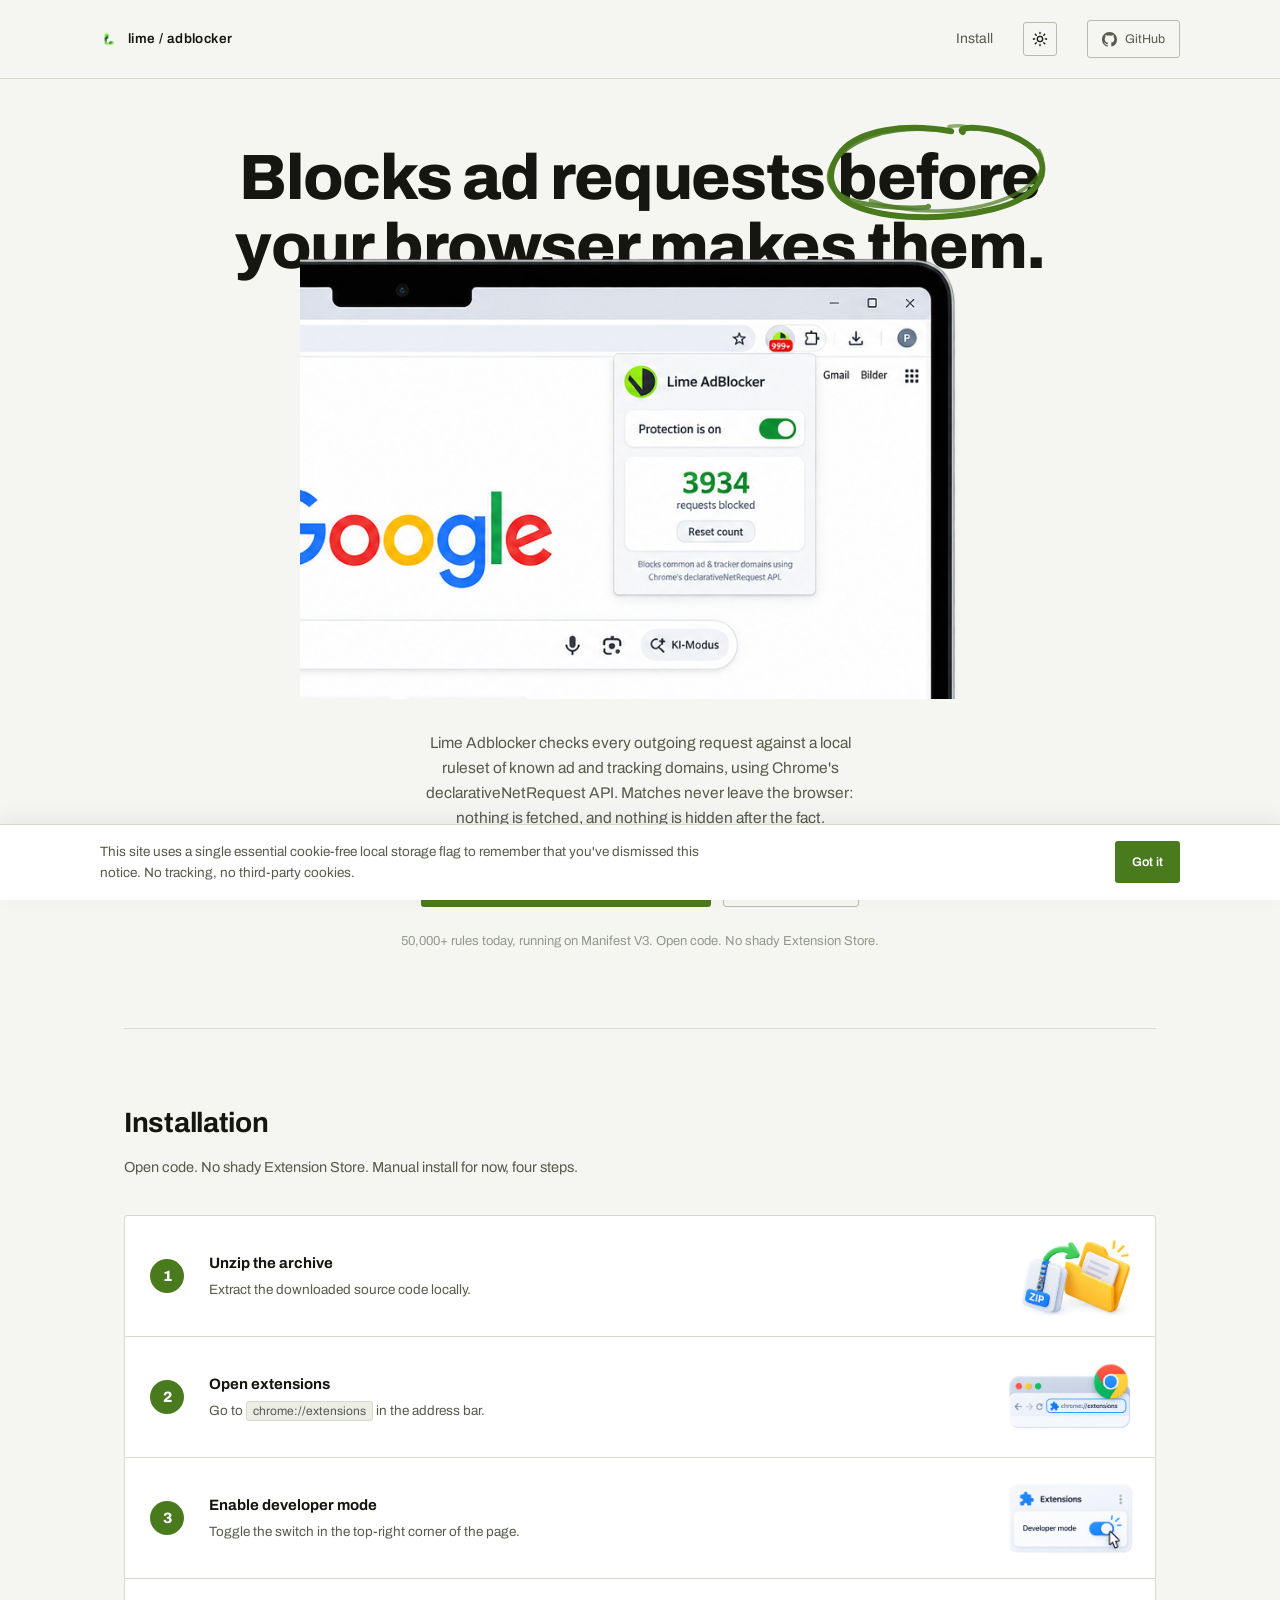
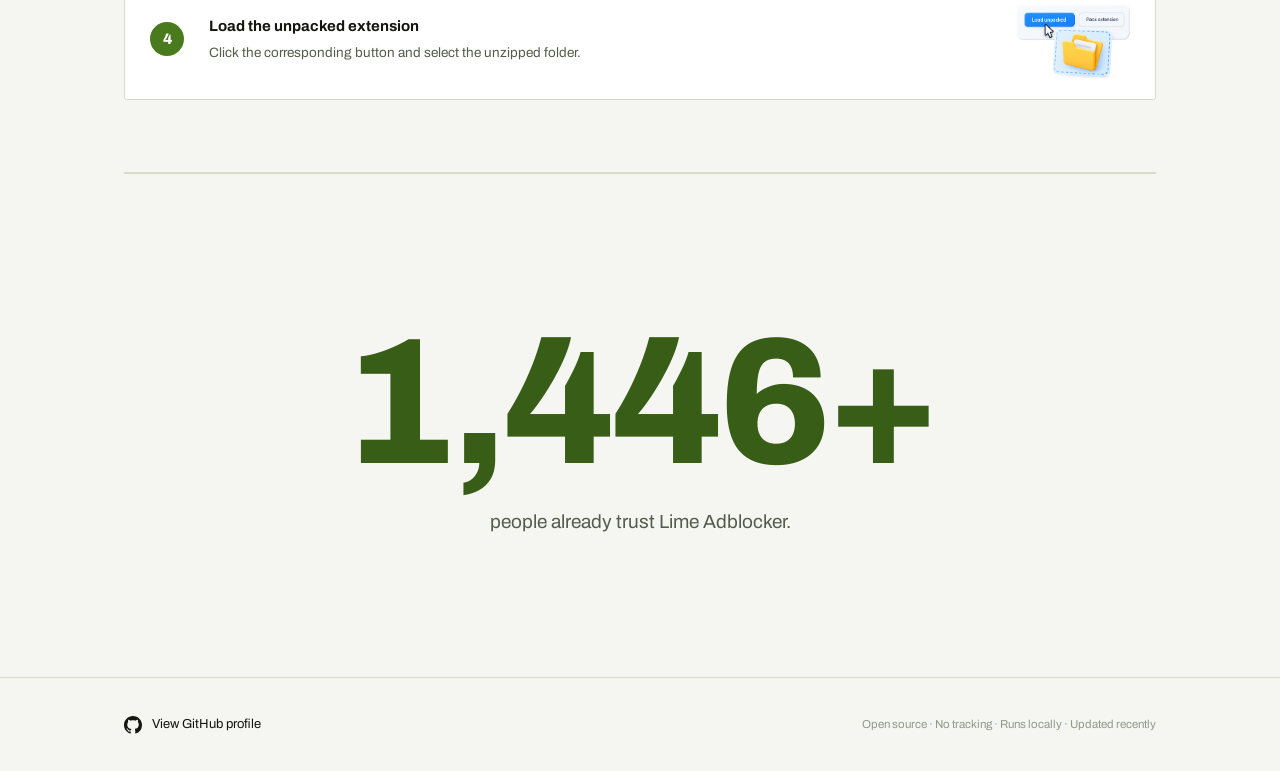
<file: index.html>
<!DOCTYPE html>
<html lang="en">
<head>
<meta charset="UTF-8" />
<script>
(function(){
try{
var saved = localStorage.getItem('lime-theme');
if(saved === 'dark' || (!saved && window.matchMedia('(prefers-color-scheme: dark)').matches)){
document.documentElement.setAttribute('data-theme','dark');
}
}catch(e){}
})();
</script>
<meta name="viewport" content="width=device-width, initial-scale=1.0" />
<title>Lime Adblocker — blocks requests before they load</title>
<link rel="icon" href="icons/favicon.ico" sizes="any">
<link rel="preconnect" href="https://fonts.googleapis.com">
<link rel="preconnect" href="https://fonts.gstatic.com" crossorigin>
<link href="https://fonts.googleapis.com/css2?family=Archivo:wght@400;500;600;700;800&display=swap" rel="stylesheet">
<style>
:root{
--bg:#f5f6f1;
--surface:#ffffff;
--surface-alt:#eceee4;
--ink:#14160f;
--ink-dim:#565b4c;
--ink-faint:#93998a;
--line:#d7dbcd;
--line-strong:#b7bda8;
--accent:#4a7a1e;
--accent-strong:#375d16;
--accent-soft:#e2ecd3;
--flag:#a8431f;
--flag-soft:#f4e3da;
--font-display:'Archivo',sans-serif;
--font-mono:'Archivo',sans-serif;
--radius:3px;
}
:root[data-theme="dark"]{
--bg:#14160f;
--surface:#1b1e15;
--surface-alt:#22261a;
--ink:#f2f3ec;
--ink-dim:#b6bda7;
--ink-faint:#7c8468;
--line:#333a26;
--line-strong:#48512f;
--accent:#7cc93e;
--accent-strong:#96e058;
--accent-soft:#243019;
--flag:#e0774a;
--flag-soft:#3a2419;
}
body{transition:background-color .25s ease,color .25s ease;}
*{box-sizing:border-box;}
html{scroll-behavior:smooth;}
body{
margin:0;
background:var(--bg);
color:var(--ink);
font-family:var(--font-display);
line-height:1.6;
}
a{color:inherit;}
.wrap{max-width:1080px;margin:0 auto;padding:0 24px;}
.mono{font-family:var(--font-mono);}
/* header */
header{
background:var(--bg);
border-bottom:1px solid var(--line);
}
header .inner{
display:flex;align-items:center;justify-content:space-between;
padding:20px 0;
}
.brand{
display:flex;align-items:center;gap:10px;
font-family:var(--font-mono);font-weight:600;
font-size:13.5px;letter-spacing:.03em;
text-decoration:none;color:var(--ink);
text-transform:lowercase;
}
.brand .mark{
width:18px;height:18px;
flex:none;
display:block;
object-fit:contain;
}
nav.links{display:flex;align-items:center;gap:30px;font-size:14px;}
nav.links a{text-decoration:none;color:var(--ink-dim);}
nav.links a:hover{color:var(--accent-strong);}
.gh-btn{
font-family:var(--font-mono);font-size:12.5px;
border:1px solid var(--line-strong);border-radius:var(--radius);
padding:8px 14px;display:flex;align-items:center;gap:8px;
text-decoration:none;color:var(--ink);
}
.gh-btn:hover{border-color:var(--accent);color:var(--accent-strong);}
.gh-btn svg{width:15px;height:15px;}
.theme-toggle{
display:flex;align-items:center;justify-content:center;
width:34px;height:34px;flex:none;
border:1px solid var(--line-strong);border-radius:var(--radius);
background:transparent;color:var(--ink);cursor:pointer;padding:0;
}
.theme-toggle:hover{border-color:var(--accent);color:var(--accent-strong);}
.theme-toggle svg{width:16px;height:16px;}
.theme-toggle .icon-moon{display:none;}
[data-theme="dark"] .theme-toggle .icon-sun{display:none;}
[data-theme="dark"] .theme-toggle .icon-moon{display:block;}
/* hero */
.hero{padding:64px 0 76px;}
.hero-inner{display:flex;flex-direction:column;align-items:center;text-align:center;}
.hero h1{
font-size:clamp(38px,6vw,64px);
font-weight:800;
line-height:1.08;
letter-spacing:-.02em;
margin:0 auto;
max-width:820px;
}
.hero p.lead{color:var(--ink-dim);font-size:15.5px;max-width:460px;margin:0 auto 28px;}
.circled{position:relative;display:inline-block;white-space:nowrap;padding:0 .02em;}
.circled .circle-mark{
position:absolute;
left:-6%;right:-6%;top:-30%;bottom:-26%;
width:112%;height:156%;
overflow:visible;
pointer-events:none;
transform:rotate(-1.5deg);
}
.circled .circle-mark path{
fill:none;
stroke:var(--accent);
stroke-linecap:round;
stroke-linejoin:round;
}
.circled .circle-mark .stroke-1{stroke-width:5;}
.circled .circle-mark .stroke-2{stroke-width:4;opacity:.85;}
.circled .circle-mark .stroke-3{stroke-width:3;opacity:.7;}
.circled .circle-mark .scratch{stroke-width:3;opacity:.6;}
.cta-row{display:flex;gap:12px;flex-wrap:wrap;justify-content:center;}
.btn{
font-family:var(--font-mono);
font-size:13px;
font-weight:600;
padding:13px 20px;
border-radius:var(--radius);
text-decoration:none;
display:inline-block;
border:1px solid transparent;
position:relative;
overflow:hidden;
}
.btn.btn-swap{padding:0 20px;}
.btn-swap .btn-label{
display:block;
padding:13px 0;
transition:transform .38s cubic-bezier(.76,0,.24,1);
}
.btn::after{
content:attr(data-text);
position:absolute;
inset:0;
display:flex;
align-items:center;
justify-content:center;
font-family:var(--font-mono);
font-size:13px;
font-weight:600;
white-space:nowrap;
transform:translateY(110%);
transition:transform .38s cubic-bezier(.76,0,.24,1);
pointer-events:none;
}
.btn-swap{white-space:nowrap;min-width:290px;text-align:center;}
.btn:hover .btn-label{transform:translateY(-110%);}
.btn:hover::after{transform:translateY(0);}
.btn-primary{background:var(--accent);color:#fff;}
.btn-primary:hover{background:var(--accent-strong);}
.btn-outline{border-color:var(--line-strong);color:var(--ink);}
.btn-outline:hover{border-color:var(--accent);color:var(--accent-strong);}
.meta-line{
margin:24px 0 0;font-size:13px;color:var(--ink-faint);
}
/* hero mockup — large centered shot, overlapping the headline's bottom edge */
.hero-mockup{
display:flex;justify-content:center;align-items:center;
width:100%;
margin:clamp(-36px,-3vw,-18px) 0 32px;
position:relative;
z-index:1;
}
.hero-mockup img{
width:100%;
max-width:680px;
height:auto;
object-fit:contain;
display:block;
}
.hero-copy{width:100%;display:flex;flex-direction:column;align-items:center;}
/* sections */
section{padding:72px 0;border-top:1px solid var(--line);}
.section-head{max-width:560px;margin-bottom:36px;}
.section-head h2{
font-size:clamp(22px,3vw,28px);font-weight:700;
margin:0 0 10px;letter-spacing:-.01em;
}
.section-head p{color:var(--ink-dim);font-size:14.5px;margin:0;}
/* trust section — big count-up number */
#trust{padding:0;}
.trust-panel{
min-height:56vh;
display:flex;flex-direction:column;align-items:center;justify-content:center;
text-align:center;
border-top:1px solid var(--line);
padding:80px 24px;
}
.trust-number{
font-size:clamp(72px,16vw,180px);
font-weight:800;
letter-spacing:-.03em;
line-height:1;
margin:0;
color:var(--accent-strong);
font-variant-numeric:tabular-nums;
}
.trust-label{
margin:14px 0 0;
font-size:clamp(15px,1.8vw,19px);
color:var(--ink-dim);
}
/* how it works — single connected flow, not a card grid */
.flow-panel{
display:flex;align-items:stretch;
border:1px solid var(--line);border-radius:var(--radius);
background:var(--surface);overflow:hidden;
}
.flow-stage{padding:24px 22px;flex:1;}
.flow-stage.stage-b{background:var(--surface-alt);}
.flow-stage p.stage-label{
margin:0 0 8px;font-weight:600;font-size:15px;
}
.flow-stage p.stage-detail{margin:0;color:var(--ink-dim);font-size:13.5px;}
.flow-arrow{
display:flex;align-items:center;justify-content:center;
padding:0 14px;color:var(--ink-faint);font-family:var(--font-mono);font-size:14px;
border-left:1px solid var(--line);border-right:1px solid var(--line);
background:var(--surface);
}
@media(max-width:780px){
.flow-panel{flex-direction:column;}
.flow-arrow{border-left:none;border-top:1px solid var(--line);border-bottom:1px solid var(--line);padding:8px;}
}
/* install */
.install-panel{
border:1px solid var(--line);border-radius:var(--radius);background:var(--surface);
}
ol.install-list{list-style:none;margin:0;padding:0;counter-reset:step;}
ol.install-list li{
counter-increment:step;
display:grid;grid-template-columns:44px 1fr 130px;gap:20px;
align-items:center;
padding:20px 20px;border-bottom:1px solid var(--line);
}
ol.install-list li:last-child{border-bottom:none;}
ol.install-list li::before{
content:counter(step);
display:flex;
align-items:center;
justify-content:center;
width:34px;height:34px;
border-radius:50%;
background:var(--accent);
color:#fff;
font-family:var(--font-mono);font-weight:800;font-size:15px;
justify-self:center;
}
.install-panel h5{margin:0 0 4px;font-size:15px;font-weight:700;}
.install-panel p{margin:0;color:var(--ink-dim);font-size:13.5px;}
.install-panel code{
background:var(--surface-alt);border:1px solid var(--line);
padding:2px 6px;font-family:var(--font-mono);font-size:12px;border-radius:var(--radius);
}
.step-icon{
width:130px;height:80px;
display:flex;align-items:center;justify-content:flex-end;
}
.step-icon img{
max-width:100%;max-height:100%;
object-fit:contain;
display:block;
}
@media(max-width:640px){
ol.install-list li{grid-template-columns:32px 1fr;}
.step-icon{display:none;}
}
footer{border-top:1px solid var(--line);padding:36px 0;}
footer .inner{display:flex;justify-content:space-between;align-items:center;flex-wrap:wrap;gap:16px;}
.gh-link{display:flex;align-items:center;gap:10px;text-decoration:none;color:var(--ink);font-family:var(--font-mono);font-size:13px;}
.gh-link svg{width:18px;height:18px;}
.gh-link:hover{color:var(--accent-strong);}
footer .meta{color:var(--ink-faint);font-family:var(--font-mono);font-size:11.5px;}
@media (max-width:640px){
.hero-mockup{margin-top:-16px;}
}
@media (max-width:640px){
nav.links a:not(.gh-btn){display:none;}
.row{grid-template-columns:1fr 60px;}
.panel-head-row{grid-template-columns:1fr 60px;}
.row .domain{display:none;}
.panel-head-row span:nth-child(2){display:none;}
}
/* cookie banner */
#cookie-banner{
position:fixed;left:0;right:0;bottom:0;z-index:50;
background:var(--surface);border-top:1px solid var(--line);
box-shadow:0 -6px 20px rgba(0,0,0,.06);
}
#cookie-banner .inner{
display:flex;align-items:center;justify-content:space-between;
gap:20px;flex-wrap:wrap;padding:16px 0;
}
#cookie-banner p{
margin:0;font-size:13.5px;color:var(--ink-dim);max-width:640px;
}
#cookie-banner .cookie-actions{display:flex;gap:10px;flex:none;}
#cookie-banner .btn{padding:10px 16px;font-size:12.5px;}
#cookie-banner[hidden]{display:none;}
</style>
</head>
<body>
<header>
<div class="wrap inner">
<a class="brand" href="#top">
<img class="mark" src="icons/icon16.png" alt="" width="18" height="18">
lime / adblocker
</a>
<nav class="links">
<a href="#install">Install</a>
<button id="theme-toggle" class="theme-toggle" type="button" aria-label="Toggle dark mode" title="Toggle dark mode">
<svg class="icon-sun" viewBox="0 0 24 24" fill="none" stroke="currentColor" stroke-width="2" stroke-linecap="round" stroke-linejoin="round"><circle cx="12" cy="12" r="4"></circle><path d="M12 2v2M12 20v2M4.93 4.93l1.41 1.41M17.66 17.66l1.41 1.41M2 12h2M20 12h2M6.34 17.66l-1.41 1.41M19.07 4.93l-1.41 1.41"/></svg>
<svg class="icon-moon" viewBox="0 0 24 24" fill="currentColor"><path d="M21 12.79A9 9 0 1111.21 3 7 7 0 0021 12.79z"/></svg>
</button>
<a class="gh-btn" href="https://github.com/nmmhw4cbc7-commits" target="_blank" rel="noopener">
<svg viewBox="0 0 16 16" fill="currentColor"><path d="M8 0C3.58 0 0 3.58 0 8c0 3.54 2.29 6.53 5.47 7.59.4.07.55-.17.55-.38 0-.19-.01-.82-.01-1.49-2.01.37-2.53-.49-2.69-.94-.09-.23-.48-.94-.82-1.13-.28-.15-.68-.52-.01-.53.63-.01 1.08.58 1.23.82.72 1.21 1.87.87 2.33.66.07-.52.28-.87.51-1.07-1.78-.2-3.64-.89-3.64-3.95 0-.87.31-1.59.82-2.15-.08-.2-.36-1.02.08-2.12 0 0 .67-.21 2.2.82.64-.18 1.32-.27 2-.27.68 0 1.36.09 2 .27 1.53-1.04 2.2-.82 2.2-.82.44 1.1.16 1.92.08 2.12.51.56.82 1.27.82 2.15 0 3.07-1.87 3.75-3.65 3.95.29.25.54.73.54 1.48 0 1.07-.01 1.93-.01 2.2 0 .21.15.46.55.38A8.013 8.013 0 0016 8c0-4.42-3.58-8-8-8z"/></svg>
GitHub
</a>
</nav>
</div>
</header>
<main id="top">
<div class="wrap">
<section class="hero" style="border-top:none;">
<div class="hero-inner">
<h1>Blocks ad requests <span class="circled">before<svg class="circle-mark" viewBox="0 0 200 90" preserveAspectRatio="none" aria-hidden="true"><path class="stroke-1" d="M112,8 C72,0 32,5 16,22 C0,40 4,58 26,68 C54,80 102,83 146,74 C176,68 194,54 190,36 C187,22 164,9 136,6 C126,5 118,6 122,9"/><path class="stroke-2" d="M96,6 C58,2 24,12 10,30 C-2,46 6,60 32,66 C60,72 96,72 90,70"/><path class="stroke-3" d="M40,64 C76,78 130,78 166,62 C186,53 196,40 188,26"/><path class="scratch" d="M110,4 C118,3 126,4 132,7"/></svg></span> your browser makes them.</h1>
<div class="hero-mockup">
<img src="limeblocker-mainpage.png" alt="Lime Adblocker running in Chrome" />
</div>
<div class="hero-copy">
<p class="lead">Lime Adblocker checks every outgoing request against a local ruleset of known ad and tracking domains, using Chrome's declarativeNetRequest API. Matches never leave the browser: nothing is fetched, and nothing is hidden after the fact.</p>
<div class="cta-row">
<a class="btn btn-primary btn-swap" href="https://github.com/nmmhw4cbc7-commits/adblocker/archive/refs/heads/main.zip" data-text="Download the best Adblocker in the World"><span class="btn-label">Download Adblocker (.zip)</span></a>
<a class="btn btn-outline" href="https://github.com/nmmhw4cbc7-commits/adblocker" target="_blank" rel="noopener">View repository</a>
</div>
<p class="meta-line">50,000+ rules today, running on Manifest V3. Open code. No shady Extension Store.</p>
</div>
</div>
</section>
<section id="install">
<div class="section-head">
<h2>Installation</h2>
<p>Open code. No shady Extension Store. Manual install for now, four steps.</p>
</div>
<div class="install-panel">
<ol class="install-list">
<li>
<div><h5>Unzip the archive</h5><p>Extract the downloaded source code locally.</p></div>
<div class="step-icon">
<img src="step-unzip.png" alt="Unzip the archive" />
</div>
</li>
<li>
<div><h5>Open extensions</h5><p>Go to <code>chrome://extensions</code> in the address bar.</p></div>
<div class="step-icon">
<img src="step-extensions.png" alt="Open chrome://extensions" />
</div>
</li>
<li>
<div><h5>Enable developer mode</h5><p>Toggle the switch in the top-right corner of the page.</p></div>
<div class="step-icon">
<img src="step-devmode.png" alt="Enable developer mode" />
</div>
</li>
<li>
<div><h5>Load the unpacked extension</h5><p>Click the corresponding button and select the unzipped folder.</p></div>
<div class="step-icon">
<img src="step-loadunpacked.png" alt="Load unpacked extension" />
</div>
</li>
</ol>
</div>
</section>
<section id="trust">
<div class="trust-panel">
<p class="trust-number" data-target="2000">0</p>
<p class="trust-label">people already trust Lime Adblocker.</p>
</div>
</section>
</div>
</main>
<footer>
<div class="wrap inner">
<a class="gh-link" href="https://github.com/nmmhw4cbc7-commits" target="_blank" rel="noopener">
<svg viewBox="0 0 16 16" fill="currentColor"><path d="M8 0C3.58 0 0 3.58 0 8c0 3.54 2.29 6.53 5.47 7.59.4.07.55-.17.55-.38 0-.19-.01-.82-.01-1.49-2.01.37-2.53-.49-2.69-.94-.09-.23-.48-.94-.82-1.13-.28-.15-.68-.52-.01-.53.63-.01 1.08.58 1.23.82.72 1.21 1.87.87 2.33.66.07-.52.28-.87.51-1.07-1.78-.2-3.64-.89-3.64-3.95 0-.87.31-1.59.82-2.15-.08-.2-.36-1.02.08-2.12 0 0 .67-.21 2.2.82.64-.18 1.32-.27 2-.27.68 0 1.36.09 2 .27 1.53-1.04 2.2-.82 2.2-.82.44 1.1.16 1.92.08 2.12.51.56.82 1.27.82 2.15 0 3.07-1.87 3.75-3.65 3.95.29.25.54.73.54 1.48 0 1.07-.01 1.93-.01 2.2 0 .21.15.46.55.38A8.013 8.013 0 0016 8c0-4.42-3.58-8-8-8z"/></svg>
View GitHub profile
</a>
<div class="meta">Open source · No tracking · Runs locally · Updated <span id="last-updated">…</span></div>
</div>
</footer>
<div id="cookie-banner" hidden>
<div class="wrap inner">
<p>This site uses a single essential cookie-free local storage flag to remember that you've dismissed this notice. No tracking, no third-party cookies.</p>
<div class="cookie-actions">
<a class="btn btn-primary" href="javascript:void(0)" id="cookie-accept">Got it</a>
</div>
</div>
</div>
<script>
(function(){
var root = document.documentElement;
var btn = document.getElementById('theme-toggle');
var mq = window.matchMedia('(prefers-color-scheme: dark)');

function applySystemTheme(e){
try{
if(localStorage.getItem('lime-theme')) return; // Nutzer hat manuell übersteuert
}catch(err){}
if(e.matches){
root.setAttribute('data-theme','dark');
}else{
root.removeAttribute('data-theme');
}
}

if(mq.addEventListener){
mq.addEventListener('change', applySystemTheme);
}else if(mq.addListener){
mq.addListener(applySystemTheme);
}

if(!btn) return;
btn.addEventListener('click', function(){
var isDark = root.getAttribute('data-theme') === 'dark';
var next = isDark ? 'light' : 'dark';
if(next === 'dark'){
root.setAttribute('data-theme','dark');
}else{
root.removeAttribute('data-theme');
}
try{ localStorage.setItem('lime-theme', next); }catch(e){}
});
})();
</script>
<script>
(function(){
var el = document.querySelector('.trust-number');
if(!el) return;
var target = parseInt(el.dataset.target, 10) || 0;
var reduceMotion = window.matchMedia('(prefers-reduced-motion: reduce)').matches;
function render(n){
el.textContent = n.toLocaleString('en-US') + '+';
}
if(reduceMotion){
render(target);
return;
}
function countUp(){
var duration = 1100;
var start = null;
function step(ts){
if(start === null) start = ts;
var progress = Math.min((ts - start) / duration, 1);
var eased = 1 - Math.pow(1 - progress, 3);
render(Math.floor(eased * target));
if(progress < 1) requestAnimationFrame(step);
else render(target);
}
requestAnimationFrame(step);
}
var observer = new IntersectionObserver(function(entries){
entries.forEach(function(entry){
if(entry.isIntersecting){
countUp();
observer.disconnect();
}
});
}, { threshold: 0.5 });
observer.observe(el);
})();
(function(){
var KEY = 'lime-cookie-notice-dismissed';
var banner = document.getElementById('cookie-banner');
if(!banner) return;
try{
if(!localStorage.getItem(KEY)){
banner.hidden = false;
}
}catch(e){
banner.hidden = false;
}
var btn = document.getElementById('cookie-accept');
if(btn){
btn.addEventListener('click', function(){
banner.hidden = true;
try{ localStorage.setItem(KEY, '1'); }catch(e){}
});
}
})();
</script>
<script>
(function(){
var el = document.getElementById('last-updated');
if(!el) return;
fetch('https://api.github.com/repos/nmmhw4cbc7-commits/adblocker/commits?per_page=1')
.then(function(res){
if(!res.ok) throw new Error('GitHub API error');
return res.json();
})
.then(function(data){
if(!Array.isArray(data) || !data[0]) throw new Error('No commits');
var date = new Date(data[0].commit.author.date);
el.textContent = date.toLocaleDateString('en-US', { year:'numeric', month:'short', day:'numeric' });
})
.catch(function(){
el.textContent = 'recently';
});
})();
</script>
</body>
</html>
</file>
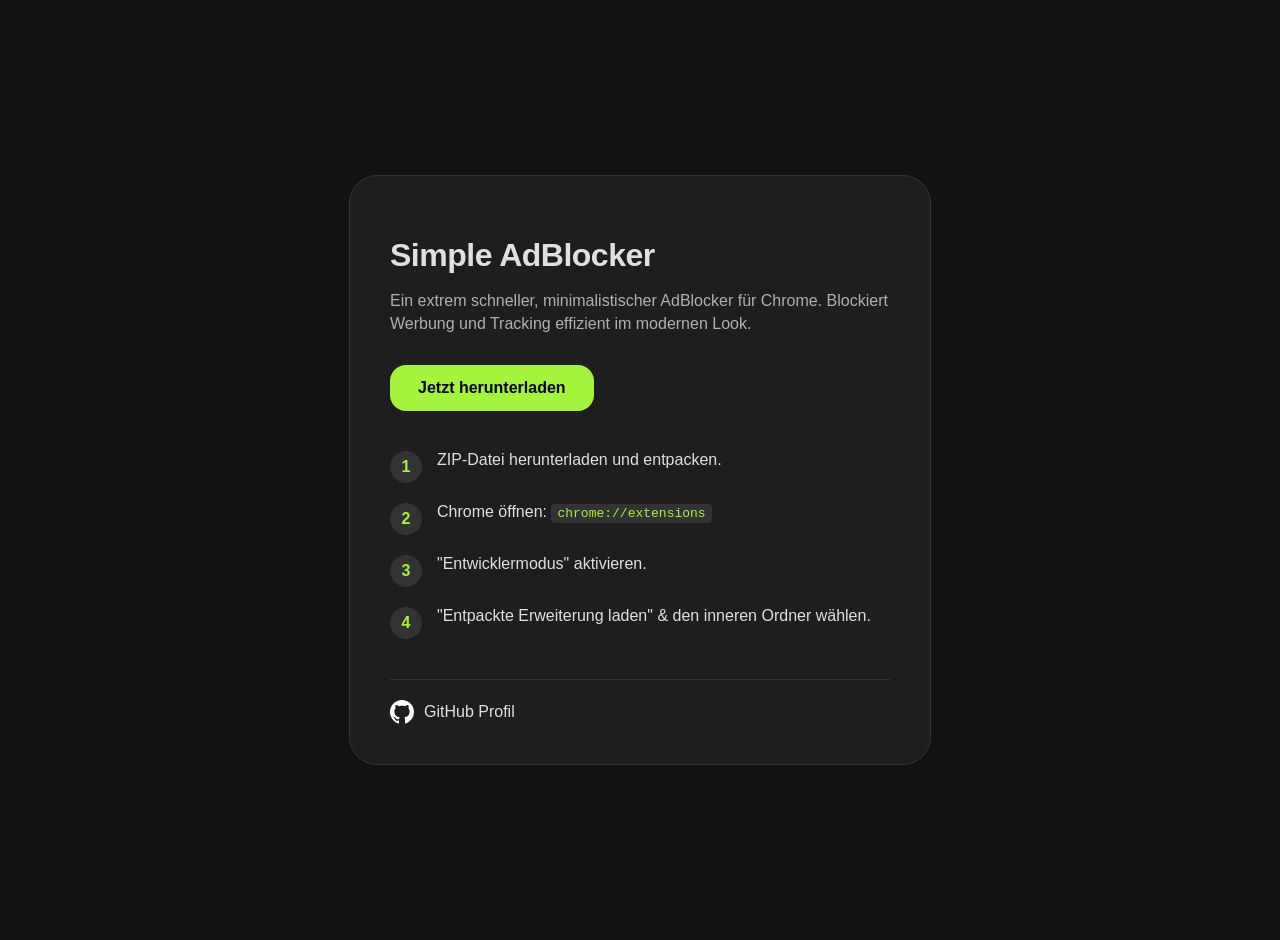
<file: adblocker (1).html>
<!DOCTYPE html>
<html lang="de">
<head>
    <meta charset="UTF-8">
    <meta name="viewport" content="width=device-width, initial-scale=1.0">
    <title>Simple AdBlocker</title>
    <!-- Use a lime icon as a favicon -->
    <link rel="icon" href="data:image/svg+xml,%3Csvg xmlns='http://www.w3.org/2000/svg' viewBox='0 0 24 24'%3E%3Cpath fill='%23a4f33d' d='M12 2C6.48 2 2 6.48 2 12s4.48 10 10 10 10-4.48 10-10S17.52 2 12 2zm1 17.93c-3.95-.49-7-3.85-7-7.93 0-.62.08-1.21.21-1.79L12 18V6c3.31 0 6 2.69 6 6 0 3.31-2.69 6-6 6z'/%3E%3C/svg%3E">
    <style>
        :root {
            --bg-dark: #121212;
            --card-bg: #1e1e1e;
            --text-main: #e0e0e0;
            --accent: #a4f33d;
            --font-family: -apple-system, BlinkMacSystemFont, "Segoe UI", Roboto, sans-serif;
        }
        body {
            background-color: var(--bg-dark);
            color: var(--text-main);
            font-family: var(--font-family);
            display: flex;
            justify-content: center;
            align-items: center;
            min-height: 100vh;
            margin: 0;
            padding: 20px;
        }
        .container {
            background-color: var(--card-bg);
            padding: 40px;
            border-radius: 28px;
            max-width: 500px;
            width: 100%;
            text-align: left;
            border: 1px solid #333;
        }
        h1 { font-size: 32px; font-weight: 700; margin-bottom: 16px; letter-spacing: -0.5px; }
        p { font-size: 16px; color: #b0b0b0; margin-bottom: 30px; line-height: 1.4; }
        .btn {
            background-color: var(--accent);
            color: #000;
            padding: 14px 28px;
            border-radius: 16px;
            text-decoration: none;
            font-weight: 700;
            display: inline-block;
            transition: transform 0.2s;
        }
        .btn:hover { transform: scale(1.02); }
        .steps { margin-top: 40px; }
        .step { display: flex; align-items: flex-start; margin-bottom: 20px; }
        .step-num {
            background: #333;
            color: var(--accent);
            width: 32px;
            height: 32px;
            border-radius: 50%;
            display: flex;
            justify-content: center;
            align-items: center;
            font-weight: 700;
            margin-right: 15px;
            flex-shrink: 0;
        }
        code { background: #333; padding: 2px 6px; border-radius: 4px; color: var(--accent); }
        .footer { margin-top: 40px; border-top: 1px solid #333; padding-top: 20px; }
        .github-icon {
            display: inline-block;
            width: 24px;
            height: 24px;
            vertical-align: middle;
        }
    </style>
</head>
<body>
    <div class="container">
        <h1>Simple AdBlocker</h1>
        <p>Ein extrem schneller, minimalistischer AdBlocker für Chrome. Blockiert Werbung und Tracking effizient im modernen Look.</p>
        <a href="./archive/refs/heads/main.zip" class="btn">Jetzt herunterladen</a>
        <div class="steps">
            <div class="step"><div class="step-num">1</div><div>ZIP-Datei herunterladen und entpacken.</div></div>
            <div class="step"><div class="step-num">2</div><div>Chrome öffnen: <code>chrome://extensions</code></div></div>
            <div class="step"><div class="step-num">3</div><div>"Entwicklermodus" aktivieren.</div></div>
            <div class="step"><div class="step-num">4</div><div>"Entpackte Erweiterung laden" & den inneren Ordner wählen.</div></div>
        </div>
        <div class="footer">
            <a href="https://github.com/nmmhw4cbc7-commits" style="color: #e0e0e0; text-decoration: none; display: flex; align-items: center; gap: 10px;">
                <svg class="github-icon" viewBox="0 0 16 16" fill="white">
                    <path d="M8 0C3.58 0 0 3.58 0 8c0 3.54 2.29 6.53 5.47 7.59.4.07.55-.17.55-.38 0-.19-.01-.82-.01-1.49-2.01.37-2.53-.49-2.69-.94-.09-.23-.48-.94-.82-1.13-.28-.15-.68-.52-.01-.53.63-.01 1.08.58 1.23.82.72 1.21 1.87.87 2.33.66.07-.52.28-.87.51-1.07-1.78-.2-3.64-.89-3.64-3.95 0-.87.31-1.59.82-2.15-.08-.2-.36-1.02.08-2.12 0 0 .67-.21 2.2.82.64-.18 1.32-.27 2-.27.68 0 1.36.09 2 .27 1.53-1.04 2.2-.82 2.2-.82.44 1.1.16 1.92.08 2.12.51.56.82 1.27.82 2.15 0 3.07-1.87 3.75-3.65 3.95.29.25.54.73.54 1.48 0 1.07-.01 1.93-.01 2.2 0 .21.15.46.55.38A8.013 8.013 0 0016 8c0-4.42-3.58-8-8-8z"/>
                </svg>
                GitHub Profil
            </a>
        </div>
    </div>
</body>
</html>
</file>
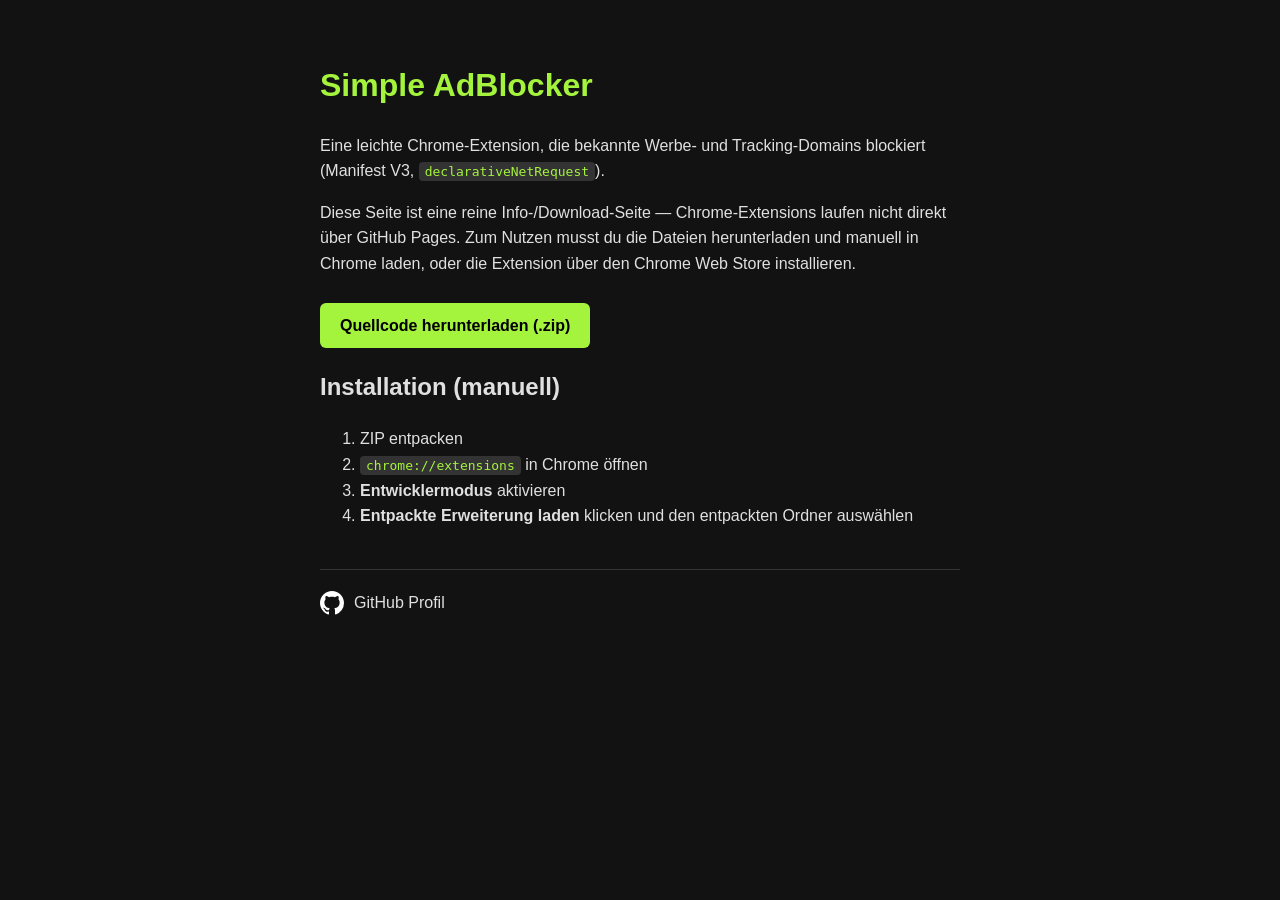
<file: adblocker_corrected.html>
<!DOCTYPE html>
<html lang="de">
<head>
    <meta charset="UTF-8" />
    <meta name="viewport" content="width=device-width, initial-scale=1.0" />
    <title>Simple AdBlocker</title>
    <!-- Favicon -->
    <link rel="icon" href="data:image/svg+xml,%3Csvg xmlns='http://www.w3.org/2000/svg' viewBox='0 0 24 24'%3E%3Cpath fill='%23a4f33d' d='M12 2C6.48 2 2 6.48 2 12s4.48 10 10 10 10-4.48 10-10S17.52 2 12 2zm1 17.93c-3.95-.49-7-3.85-7-7.93 0-.62.08-1.21.21-1.79L12 18V6c3.31 0 6 2.69 6 6 0 3.31-2.69 6-6 6z'/%3E%3C/svg%3E">
    <style>
        :root {
            --bg-dark: #121212;
            --text-main: #e0e0e0;
            --accent: #a4f33d;
        }
        body { 
            font-family: -apple-system, BlinkMacSystemFont, "Segoe UI", Roboto, sans-serif; 
            max-width: 640px; 
            margin: 60px auto; 
            padding: 0 20px; 
            background-color: var(--bg-dark);
            color: var(--text-main);
            line-height: 1.6; 
        }
        h1 { color: var(--accent); }
        code { background: #333; padding: 2px 6px; border-radius: 4px; color: var(--accent); }
        .btn { 
            display: inline-block; 
            background: var(--accent); 
            color: #000; 
            padding: 10px 20px; 
            border-radius: 6px; 
            text-decoration: none; 
            margin-top: 10px; 
            font-weight: bold;
        }
        .footer { margin-top: 40px; border-top: 1px solid #333; padding-top: 20px; }
        .github-icon { width: 24px; height: 24px; vertical-align: middle; }
    </style>
</head>
<body>
    <h1>Simple AdBlocker</h1>
    <p>Eine leichte Chrome-Extension, die bekannte Werbe- und Tracking-Domains blockiert (Manifest V3, <code>declarativeNetRequest</code>).</p>
    <p>Diese Seite ist eine reine Info-/Download-Seite — Chrome-Extensions laufen nicht direkt über GitHub Pages. Zum Nutzen musst du die Dateien herunterladen und manuell in Chrome laden, oder die Extension über den Chrome Web Store installieren.</p>
    
    <!-- Link fixed to point to the repository root/archive -->
    <a class="btn" href="https://github.com/nmmhw4cbc7-commits/adblocker/archive/refs/heads/main.zip">Quellcode herunterladen (.zip)</a>
    
    <h2>Installation (manuell)</h2>
    <ol>
        <li>ZIP entpacken</li>
        <li><code>chrome://extensions</code> in Chrome öffnen</li>
        <li><strong>Entwicklermodus</strong> aktivieren</li>
        <li><strong>Entpackte Erweiterung laden</strong> klicken und den entpackten Ordner auswählen</li>
    </ol>
    
    <div class="footer">
        <a href="https://github.com/nmmhw4cbc7-commits" style="color: var(--text-main); text-decoration: none; display: flex; align-items: center; gap: 10px;">
            <svg class="github-icon" viewBox="0 0 16 16" fill="white">
                <path d="M8 0C3.58 0 0 3.58 0 8c0 3.54 2.29 6.53 5.47 7.59.4.07.55-.17.55-.38 0-.19-.01-.82-.01-1.49-2.01.37-2.53-.49-2.69-.94-.09-.23-.48-.94-.82-1.13-.28-.15-.68-.52-.01-.53.63-.01 1.08.58 1.23.82.72 1.21 1.87.87 2.33.66.07-.52.28-.87.51-1.07-1.78-.2-3.64-.89-3.64-3.95 0-.87.31-1.59.82-2.15-.08-.2-.36-1.02.08-2.12 0 0 .67-.21 2.2.82.64-.18 1.32-.27 2-.27.68 0 1.36.09 2 .27 1.53-1.04 2.2-.82 2.2-.82.44 1.1.16 1.92.08 2.12.51.56.82 1.27.82 2.15 0 3.07-1.87 3.75-3.65 3.95.29.25.54.73.54 1.48 0 1.07-.01 1.93-.01 2.2 0 .21.15.46.55.38A8.013 8.013 0 0016 8c0-4.42-3.58-8-8-8z"/>
            </svg>
            GitHub Profil
        </a>
    </div>
</body>
</html>
</file>
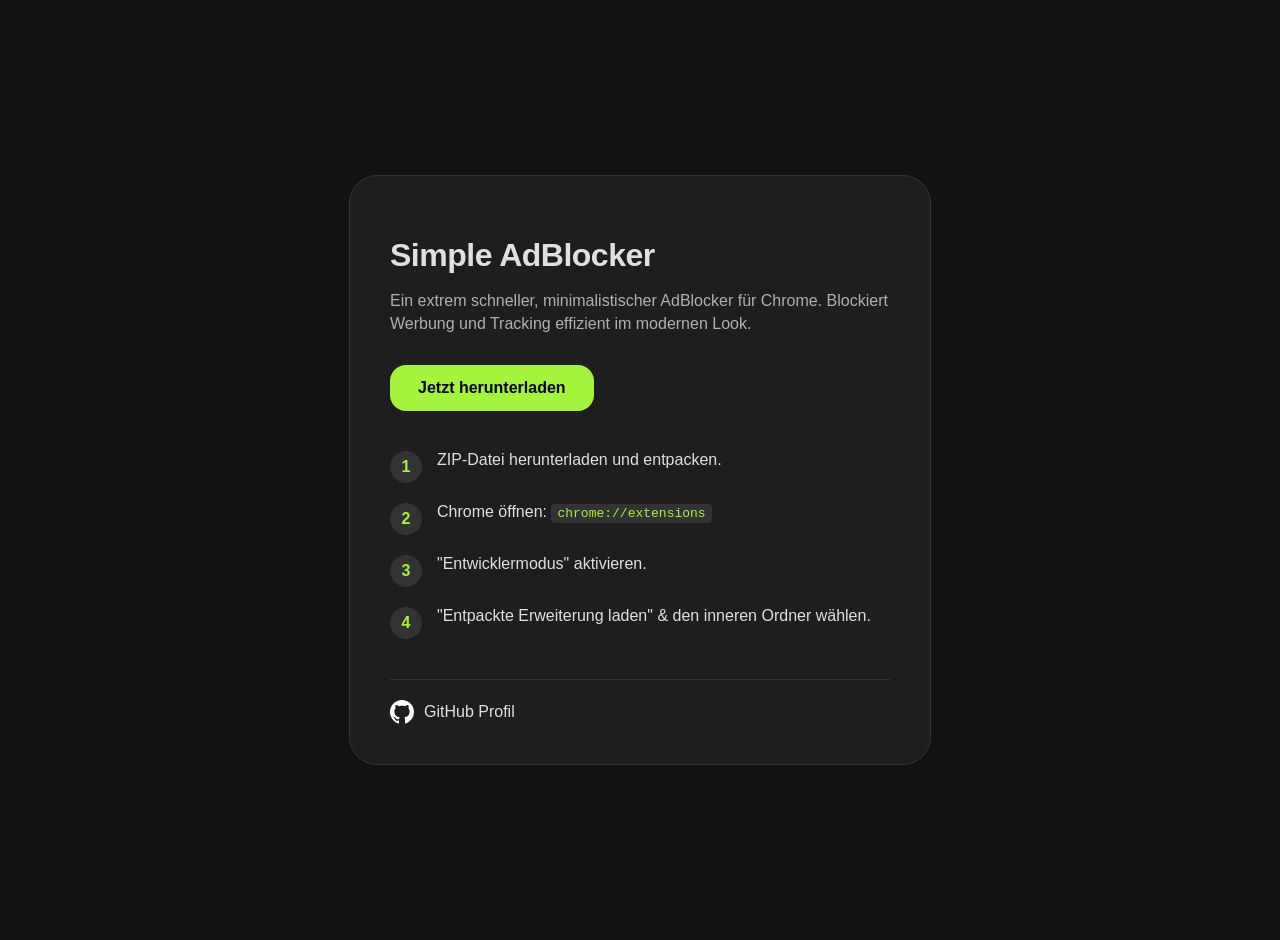
<file: adblocker_fixed.html>
<!DOCTYPE html>
<html lang="de">
<head>
    <meta charset="UTF-8">
    <meta name="viewport" content="width=device-width, initial-scale=1.0">
    <title>Simple AdBlocker</title>
    <!-- Use a lime icon as a favicon -->
    <link rel="icon" href="data:image/svg+xml,%3Csvg xmlns='http://www.w3.org/2000/svg' viewBox='0 0 24 24'%3E%3Cpath fill='%23a4f33d' d='M12 2C6.48 2 2 6.48 2 12s4.48 10 10 10 10-4.48 10-10S17.52 2 12 2zm1 17.93c-3.95-.49-7-3.85-7-7.93 0-.62.08-1.21.21-1.79L12 18V6c3.31 0 6 2.69 6 6 0 3.31-2.69 6-6 6z'/%3E%3C/svg%3E">
    <style>
        :root {
            --bg-dark: #121212;
            --card-bg: #1e1e1e;
            --text-main: #e0e0e0;
            --accent: #a4f33d;
            --font-family: -apple-system, BlinkMacSystemFont, "Segoe UI", Roboto, sans-serif;
        }
        body {
            background-color: var(--bg-dark);
            color: var(--text-main);
            font-family: var(--font-family);
            display: flex;
            justify-content: center;
            align-items: center;
            min-height: 100vh;
            margin: 0;
            padding: 20px;
        }
        .container {
            background-color: var(--card-bg);
            padding: 40px;
            border-radius: 28px;
            max-width: 500px;
            width: 100%;
            text-align: left;
            border: 1px solid #333;
        }
        h1 { font-size: 32px; font-weight: 700; margin-bottom: 16px; letter-spacing: -0.5px; }
        p { font-size: 16px; color: #b0b0b0; margin-bottom: 30px; line-height: 1.4; }
        .btn {
            background-color: var(--accent);
            color: #000;
            padding: 14px 28px;
            border-radius: 16px;
            text-decoration: none;
            font-weight: 700;
            display: inline-block;
            transition: transform 0.2s;
        }
        .btn:hover { transform: scale(1.02); }
        .steps { margin-top: 40px; }
        .step { display: flex; align-items: flex-start; margin-bottom: 20px; }
        .step-num {
            background: #333;
            color: var(--accent);
            width: 32px;
            height: 32px;
            border-radius: 50%;
            display: flex;
            justify-content: center;
            align-items: center;
            font-weight: 700;
            margin-right: 15px;
            flex-shrink: 0;
        }
        code { background: #333; padding: 2px 6px; border-radius: 4px; color: var(--accent); }
        .footer { margin-top: 40px; border-top: 1px solid #333; padding-top: 20px; }
        .github-icon {
            display: inline-block;
            width: 24px;
            height: 24px;
            vertical-align: middle;
        }
    </style>
</head>
<body>
    <div class="container">
        <h1>Simple AdBlocker</h1>
        <p>Ein extrem schneller, minimalistischer AdBlocker für Chrome. Blockiert Werbung und Tracking effizient im modernen Look.</p>
        <a href="https://github.com/nmmhw4cbc7-commits/archive/refs/heads/main.zip" class="btn">Jetzt herunterladen</a>
        <div class="steps">
            <div class="step"><div class="step-num">1</div><div>ZIP-Datei herunterladen und entpacken.</div></div>
            <div class="step"><div class="step-num">2</div><div>Chrome öffnen: <code>chrome://extensions</code></div></div>
            <div class="step"><div class="step-num">3</div><div>"Entwicklermodus" aktivieren.</div></div>
            <div class="step"><div class="step-num">4</div><div>"Entpackte Erweiterung laden" & den inneren Ordner wählen.</div></div>
        </div>
        <div class="footer">
            <a href="https://github.com/nmmhw4cbc7-commits" style="color: #e0e0e0; text-decoration: none; display: flex; align-items: center; gap: 10px;">
                <svg class="github-icon" viewBox="0 0 16 16" fill="white">
                    <path d="M8 0C3.58 0 0 3.58 0 8c0 3.54 2.29 6.53 5.47 7.59.4.07.55-.17.55-.38 0-.19-.01-.82-.01-1.49-2.01.37-2.53-.49-2.69-.94-.09-.23-.48-.94-.82-1.13-.28-.15-.68-.52-.01-.53.63-.01 1.08.58 1.23.82.72 1.21 1.87.87 2.33.66.07-.52.28-.87.51-1.07-1.78-.2-3.64-.89-3.64-3.95 0-.87.31-1.59.82-2.15-.08-.2-.36-1.02.08-2.12 0 0 .67-.21 2.2.82.64-.18 1.32-.27 2-.27.68 0 1.36.09 2 .27 1.53-1.04 2.2-.82 2.2-.82.44 1.1.16 1.92.08 2.12.51.56.82 1.27.82 2.15 0 3.07-1.87 3.75-3.65 3.95.29.25.54.73.54 1.48 0 1.07-.01 1.93-.01 2.2 0 .21.15.46.55.38A8.013 8.013 0 0016 8c0-4.42-3.58-8-8-8z"/>
                </svg>
                GitHub Profil
            </a>
        </div>
    </div>
</body>
</html>
</file>
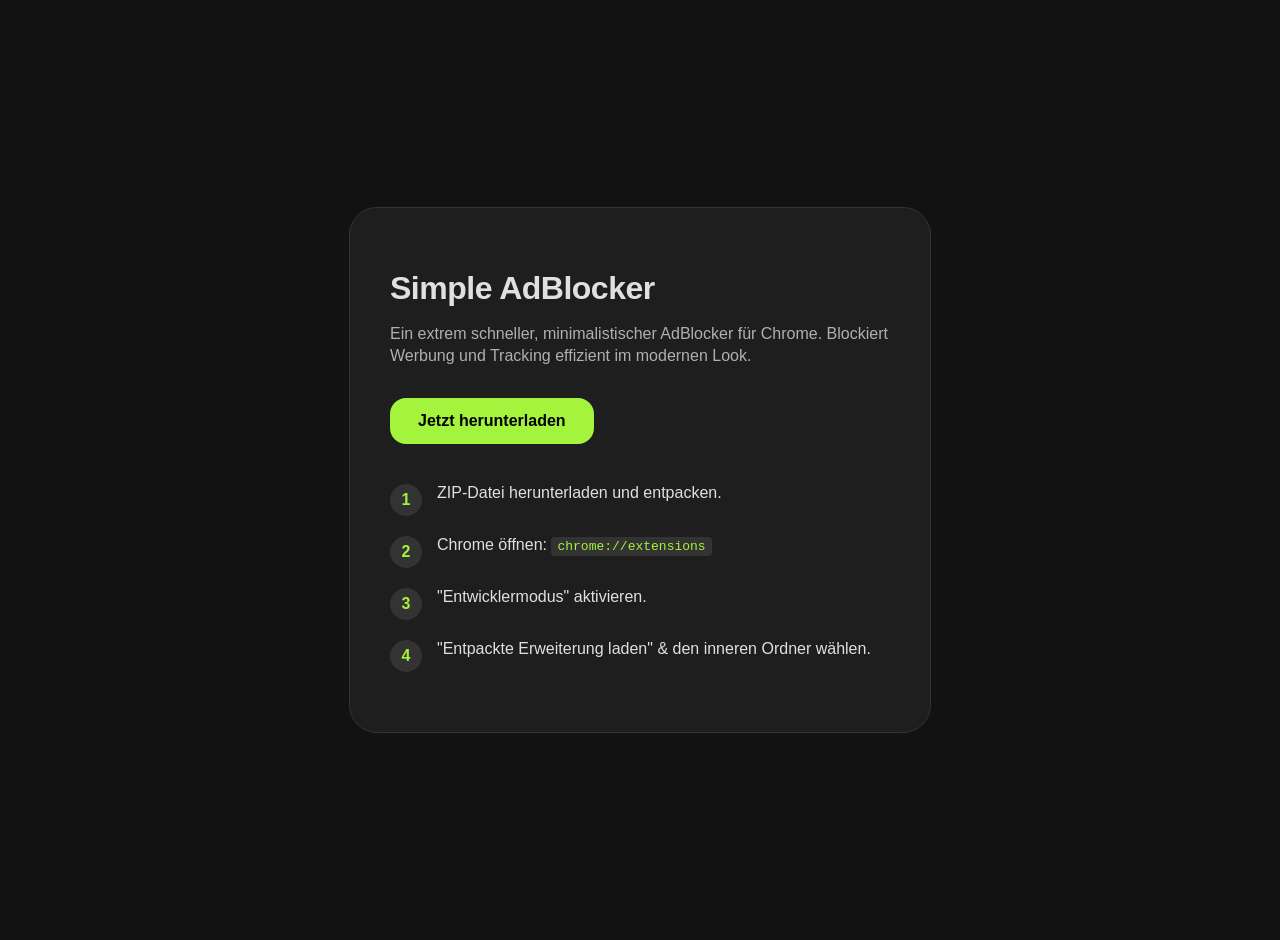
<file: index (13).html>
<!DOCTYPE html>
<html lang="de">
<head>
    <meta charset="UTF-8">
    <meta name="viewport" content="width=device-width, initial-scale=1.0">
    <title>Simple AdBlocker</title>
    <style>
        :root {
            --bg-dark: #121212;
            --card-bg: #1e1e1e;
            --text-main: #e0e0e0;
            --accent: #a4f33d;
            --font-family: -apple-system, BlinkMacSystemFont, "Segoe UI", Roboto, sans-serif;
        }
        body {
            background-color: var(--bg-dark);
            color: var(--text-main);
            font-family: var(--font-family);
            display: flex;
            justify-content: center;
            align-items: center;
            min-height: 100vh;
            margin: 0;
            padding: 20px;
        }
        .container {
            background-color: var(--card-bg);
            padding: 40px;
            border-radius: 28px;
            max-width: 500px;
            width: 100%;
            text-align: left;
            border: 1px solid #333;
        }
        h1 { font-size: 32px; font-weight: 700; margin-bottom: 16px; letter-spacing: -0.5px; }
        p { font-size: 16px; color: #b0b0b0; margin-bottom: 30px; line-height: 1.4; }
        .btn {
            background-color: var(--accent);
            color: #000;
            padding: 14px 28px;
            border-radius: 16px;
            text-decoration: none;
            font-weight: 700;
            display: inline-block;
            transition: transform 0.2s;
        }
        .btn:hover { transform: scale(1.02); }
        .steps { margin-top: 40px; }
        .step { display: flex; align-items: flex-start; margin-bottom: 20px; }
        .step-num {
            background: #333;
            color: var(--accent);
            width: 32px;
            height: 32px;
            border-radius: 50%;
            display: flex;
            justify-content: center;
            align-items: center;
            font-weight: 700;
            margin-right: 15px;
            flex-shrink: 0;
        }
        code { background: #333; padding: 2px 6px; border-radius: 4px; color: var(--accent); }
    </style>
</head>
<body>
    <div class="container">
        <h1>Simple AdBlocker</h1>
        <p>Ein extrem schneller, minimalistischer AdBlocker für Chrome. Blockiert Werbung und Tracking effizient im modernen Look.</p>
        <a href="./archive/refs/heads/main.zip" class="btn">Jetzt herunterladen</a>
        <div class="steps">
            <div class="step"><div class="step-num">1</div><div>ZIP-Datei herunterladen und entpacken.</div></div>
            <div class="step"><div class="step-num">2</div><div>Chrome öffnen: <code>chrome://extensions</code></div></div>
            <div class="step"><div class="step-num">3</div><div>"Entwicklermodus" aktivieren.</div></div>
            <div class="step"><div class="step-num">4</div><div>"Entpackte Erweiterung laden" & den inneren Ordner wählen.</div></div>
        </div>
    </div>
</body>
</html>
</file>
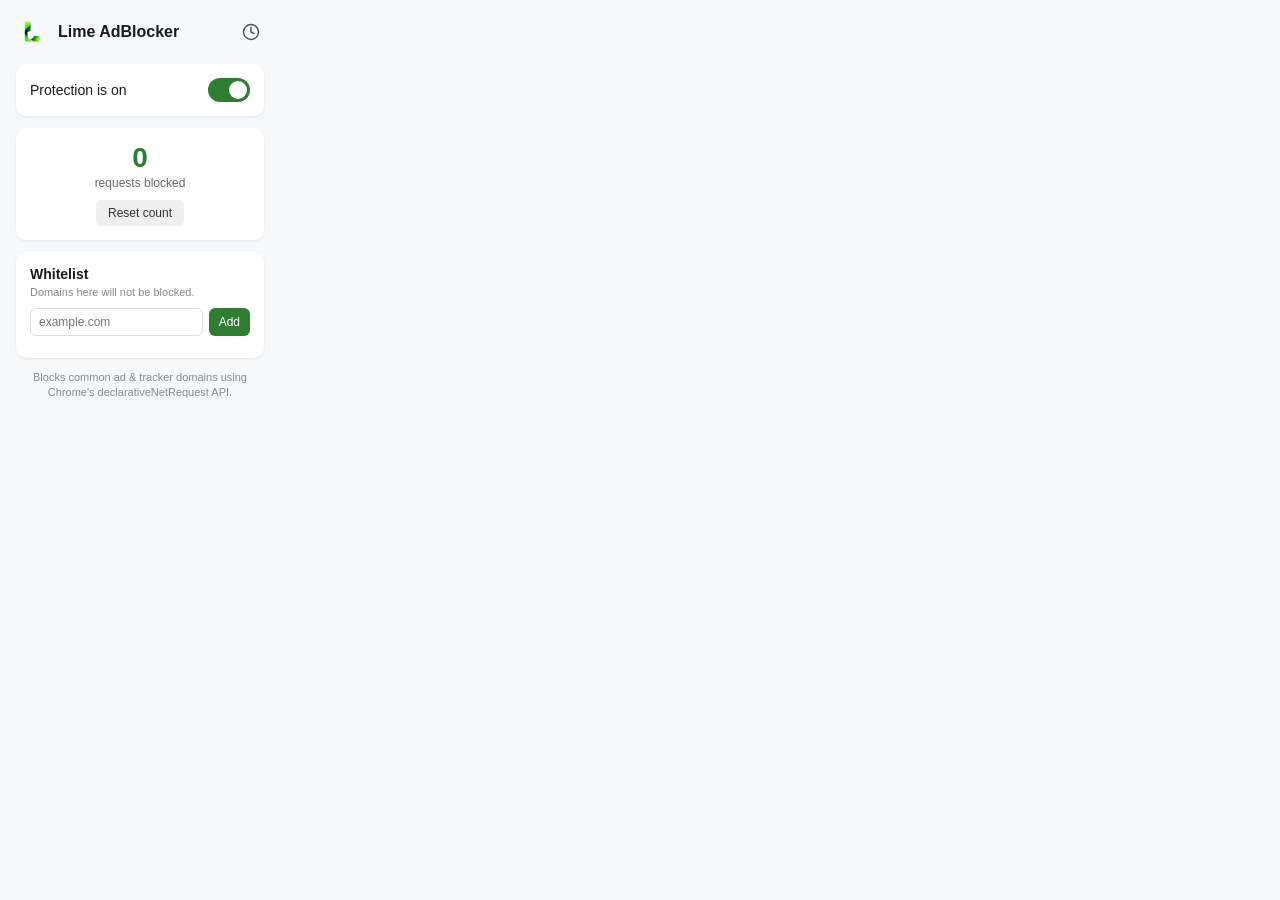
<file: popup.html>
<!DOCTYPE html>
<html lang="en">
<head>
<meta charset="UTF-8" />
<title>Lime AdBlocker</title>
<link rel="stylesheet" href="popup.css" />
</head>
<body>
  <div class="container">
    <header>
      <img src="icons/icon48.png" alt="logo" class="logo" />
      <h1>Lime AdBlocker</h1>
      <button id="historyToggle" class="history-icon" title="Blocked ads history">
        <svg width="18" height="18" viewBox="0 0 24 24" fill="none" stroke="currentColor" stroke-width="2" stroke-linecap="round" stroke-linejoin="round">
          <circle cx="12" cy="12" r="10"/>
          <polyline points="12 6 12 12 16 14"/>
        </svg>
      </button>
    </header>

    <div id="historyPanel" class="history-panel hidden">
      <div class="history-header">
        <h2>Blocked Ads</h2>
        <button id="clearHistoryBtn" class="clear-btn">Clear</button>
      </div>
      <ul id="historyList" class="history-list"></ul>
    </div>

    <div class="status-card">
      <div class="status-row">
        <span id="statusLabel">Protection is on</span>
        <label class="switch">
          <input type="checkbox" id="toggleEnabled" checked />
          <span class="slider"></span>
        </label>
      </div>
    </div>

    <div class="stats-card">
      <div class="stat">
        <span class="stat-number" id="blockedCount">0</span>
        <span class="stat-label">requests blocked</span>
      </div>
      <button id="resetBtn" class="reset-btn">Reset count</button>
    </div>

    <div class="whitelist-card">
      <h2>Whitelist</h2>
      <p class="whitelist-hint">Domains here will not be blocked.</p>
      <div class="whitelist-add">
        <input type="text" id="whitelistInput" placeholder="example.com" />
        <button id="whitelistAddBtn" class="add-btn">Add</button>
      </div>
      <ul id="whitelistList" class="whitelist-list"></ul>
    </div>

    <footer>
      <p>Blocks common ad &amp; tracker domains using Chrome's declarativeNetRequest API.</p>
    </footer>
  </div>
  <script src="popup.js"></script>
</body>
</html>
</file>
<file: popup.css>
* {
  box-sizing: border-box;
}

body {
  margin: 0;
  width: 280px;
  font-family: -apple-system, BlinkMacSystemFont, "Segoe UI", Roboto, Arial, sans-serif;
  background: #f7f8fa;
  color: #1a1a1a;
}

.container {
  padding: 16px;
}

header {
  display: flex;
  align-items: center;
  gap: 10px;
  margin-bottom: 16px;
}

.logo {
  width: 32px;
  height: 32px;
}

h1 {
  font-size: 16px;
  margin: 0;
  font-weight: 600;
}

.status-card,
.stats-card {
  background: #ffffff;
  border-radius: 10px;
  padding: 14px;
  margin-bottom: 12px;
  box-shadow: 0 1px 3px rgba(0, 0, 0, 0.08);
}

.status-row {
  display: flex;
  align-items: center;
  justify-content: space-between;
}

#statusLabel {
  font-size: 14px;
  font-weight: 500;
}

.switch {
  position: relative;
  display: inline-block;
  width: 42px;
  height: 24px;
  flex-shrink: 0;
}

.switch input {
  opacity: 0;
  width: 0;
  height: 0;
}

.slider {
  position: absolute;
  cursor: pointer;
  top: 0;
  left: 0;
  right: 0;
  bottom: 0;
  background-color: #cccccc;
  transition: 0.2s;
  border-radius: 24px;
}

.slider::before {
  position: absolute;
  content: "";
  height: 18px;
  width: 18px;
  left: 3px;
  bottom: 3px;
  background-color: white;
  transition: 0.2s;
  border-radius: 50%;
}

input:checked + .slider {
  background-color: #2e7d32;
}

input:checked + .slider::before {
  transform: translateX(18px);
}

.stats-card {
  text-align: center;
}

.stat-number {
  display: block;
  font-size: 28px;
  font-weight: 700;
  color: #2e7d32;
}

.stat-label {
  display: block;
  font-size: 12px;
  color: #666666;
  margin-top: 2px;
}

.reset-btn {
  margin-top: 10px;
  border: none;
  background: #eeeeee;
  color: #333333;
  font-size: 12px;
  padding: 6px 12px;
  border-radius: 6px;
  cursor: pointer;
}

.reset-btn:hover {
  background: #e0e0e0;
}

footer p {
  font-size: 11px;
  color: #888888;
  line-height: 1.4;
  margin: 0;
  text-align: center;
}

.whitelist-card {
  background: #ffffff;
  border-radius: 10px;
  padding: 14px;
  margin-bottom: 12px;
  box-shadow: 0 1px 3px rgba(0, 0, 0, 0.08);
}

.whitelist-card h2 {
  font-size: 14px;
  font-weight: 600;
  margin: 0 0 4px 0;
}

.whitelist-hint {
  font-size: 11px;
  color: #888888;
  margin: 0 0 10px 0;
}

.whitelist-add {
  display: flex;
  gap: 6px;
  margin-bottom: 8px;
}

.whitelist-add input {
  flex: 1;
  padding: 6px 8px;
  font-size: 12px;
  border: 1px solid #dddddd;
  border-radius: 6px;
  outline: none;
}

.whitelist-add input:focus {
  border-color: #2e7d32;
}

.add-btn {
  padding: 6px 10px;
  font-size: 12px;
  font-weight: 500;
  border: none;
  background: #2e7d32;
  color: #ffffff;
  border-radius: 6px;
  cursor: pointer;
}

.add-btn:hover {
  background: #256427;
}

.whitelist-list {
  list-style: none;
  margin: 0;
  padding: 0;
  max-height: 120px;
  overflow-y: auto;
}

.whitelist-list li {
  display: flex;
  align-items: center;
  justify-content: space-between;
  padding: 5px 0;
  font-size: 12px;
  border-bottom: 1px solid #f0f0f0;
}

.whitelist-list li:last-child {
  border-bottom: none;
}

.remove-btn {
  background: none;
  border: none;
  color: #d93025;
  font-size: 14px;
  cursor: pointer;
  padding: 0 4px;
  line-height: 1;
}

.remove-btn:hover {
  color: #b71c1c;
}

.history-icon {
  margin-left: auto;
  background: none;
  border: none;
  color: #555555;
  cursor: pointer;
  padding: 4px;
  border-radius: 6px;
  display: flex;
  align-items: center;
  justify-content: center;
}

.history-icon:hover {
  background: #eeeeee;
  color: #1a1a1a;
}

.history-panel {
  background: #ffffff;
  border-radius: 10px;
  padding: 14px;
  margin-bottom: 12px;
  box-shadow: 0 1px 3px rgba(0, 0, 0, 0.08);
}

.history-panel.hidden {
  display: none;
}

.history-header {
  display: flex;
  align-items: center;
  justify-content: space-between;
  margin-bottom: 8px;
}

.history-header h2 {
  font-size: 14px;
  font-weight: 600;
  margin: 0;
}

.clear-btn {
  border: none;
  background: #eeeeee;
  color: #333333;
  font-size: 11px;
  padding: 4px 8px;
  border-radius: 6px;
  cursor: pointer;
}

.clear-btn:hover {
  background: #e0e0e0;
}

.history-list {
  list-style: none;
  margin: 0;
  padding: 0;
  max-height: 200px;
  overflow-y: auto;
}

.history-list li {
  padding: 6px 0;
  border-bottom: 1px solid #f0f0f0;
  font-size: 11px;
  line-height: 1.4;
}

.history-list li:last-child {
  border-bottom: none;
}

.history-url {
  display: block;
  color: #1a1a1a;
  word-break: break-all;
  font-weight: 500;
}

.history-meta {
  display: block;
  color: #999999;
  margin-top: 2px;
}

.history-empty {
  text-align: center;
  color: #999999;
  font-size: 12px;
  padding: 12px 0;
}
</file>
